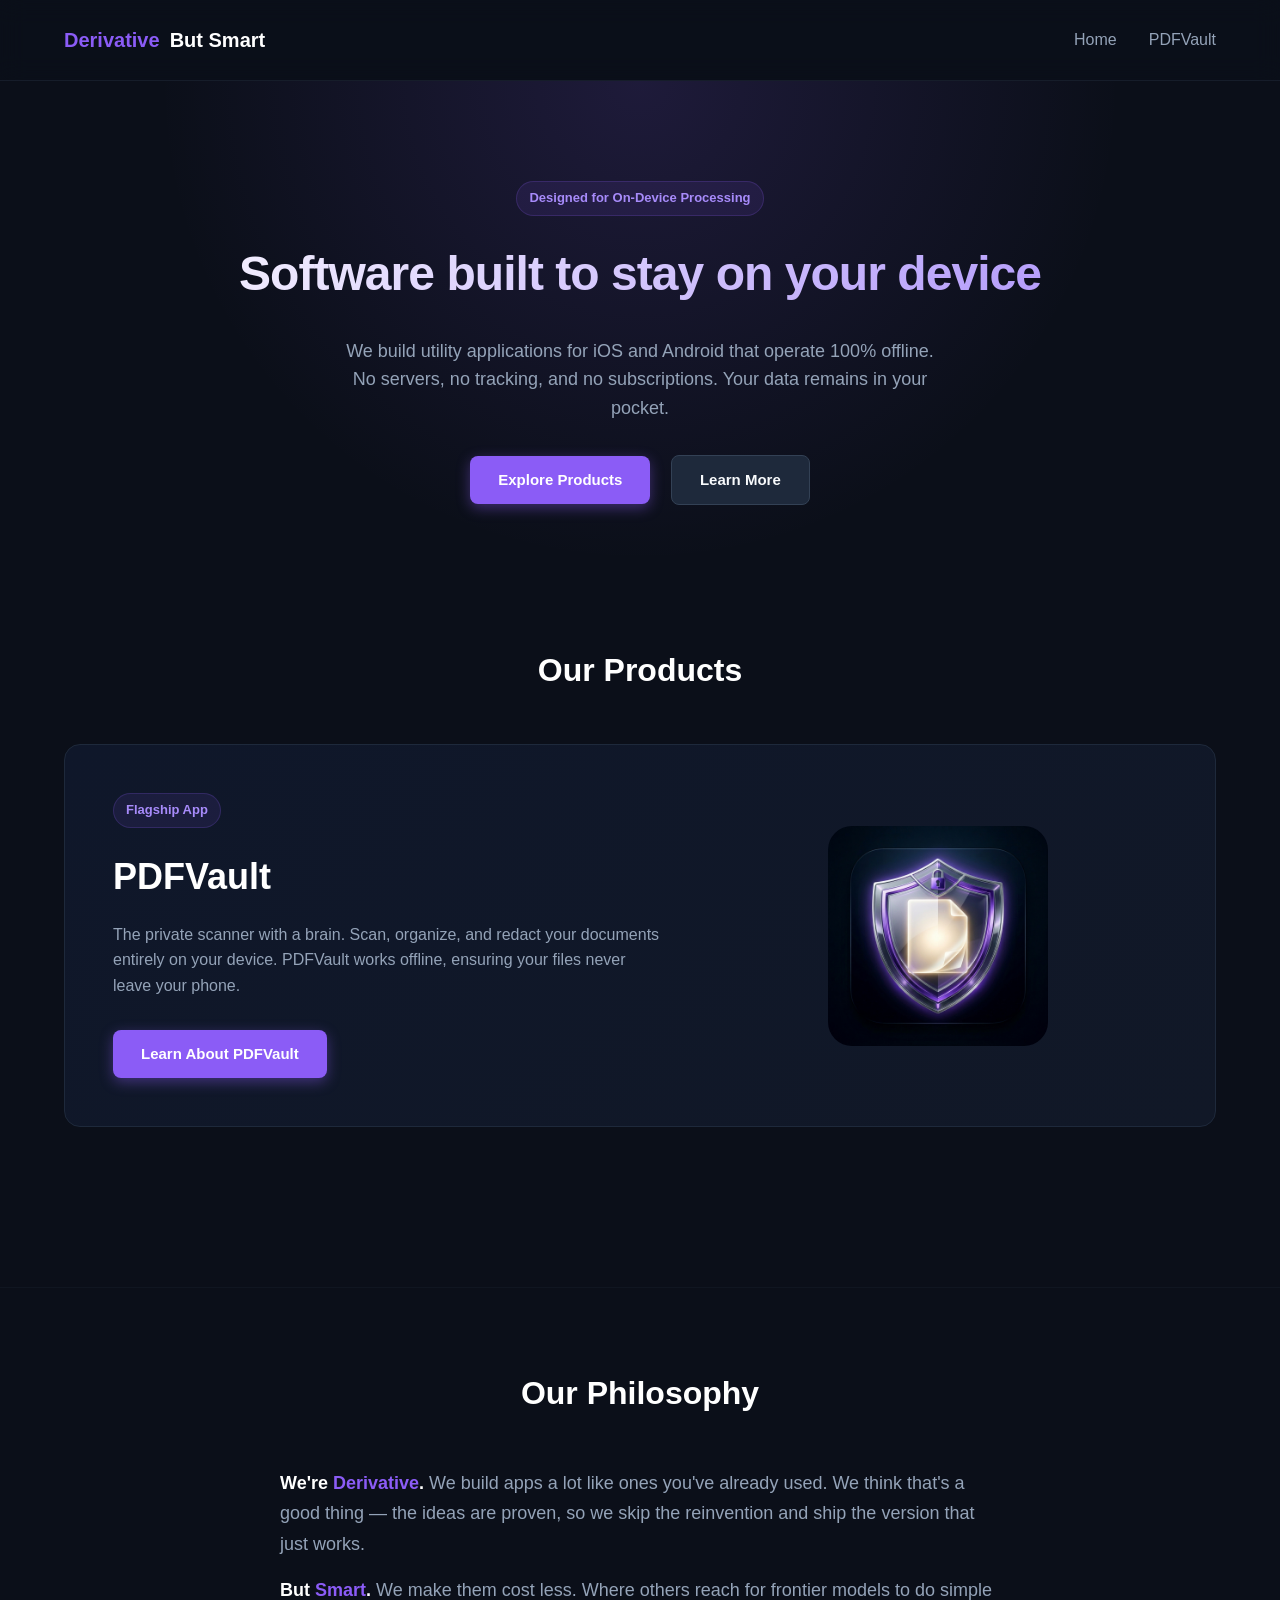
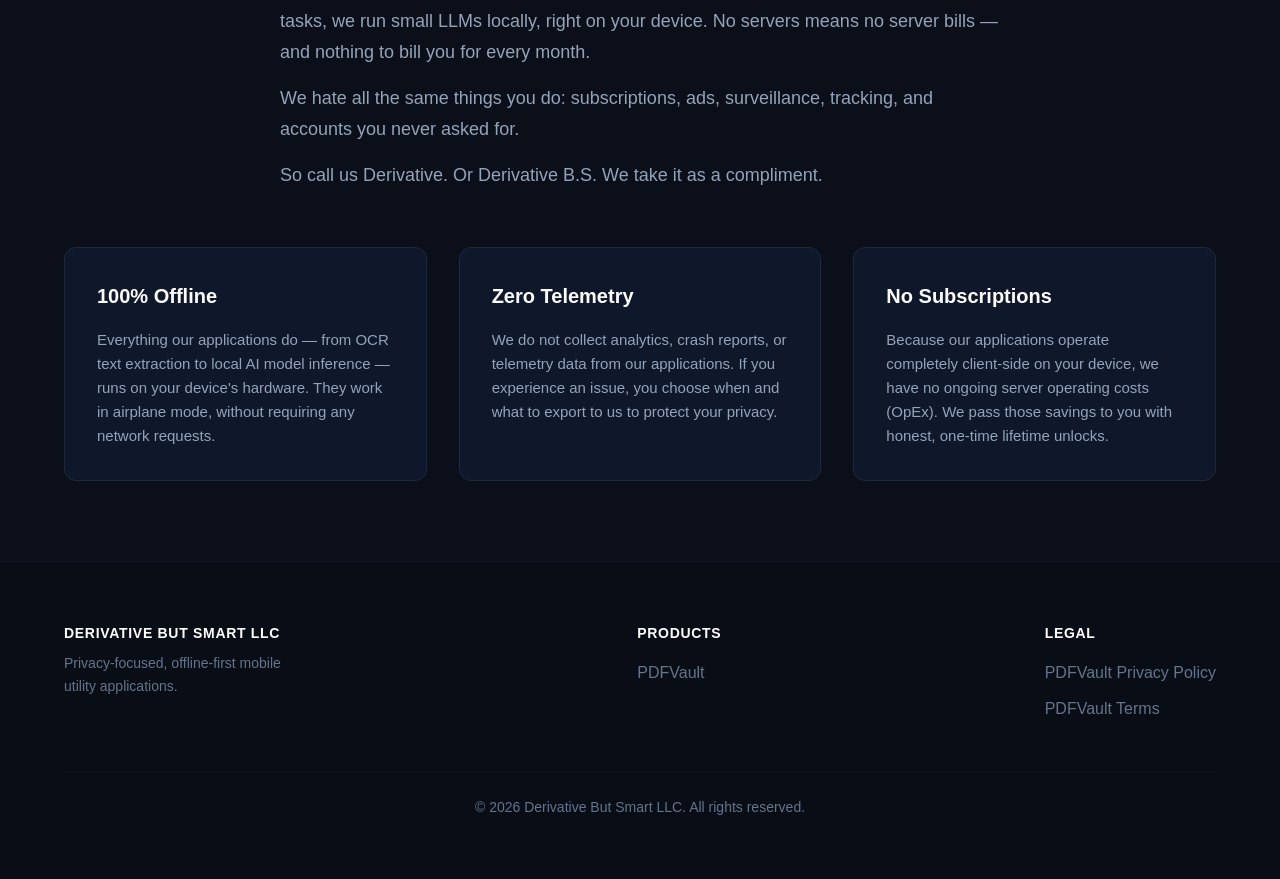
<file: index.html>
<!DOCTYPE html>
<html lang="en">
<head>
    <meta charset="UTF-8">
    <meta name="viewport" content="width=device-width, initial-scale=1.0">
    <title>Derivative But Smart LLC | Privacy-First Software</title>
    <meta name="description" content="Derivative But Smart LLC builds utility applications for iOS and Android that operate 100% offline and protect your privacy.">
    <link rel="stylesheet" href="/styles.css">
    <link rel="icon" type="image/png" href="/favicon.png">
</head>
<body>

    <!-- Header Navigation -->
    <header>
        <div class="container nav-container">
            <a href="/" class="logo">
                <span class="logo-accent">Derivative</span> But Smart
            </a>
            <nav>
                <ul>
                    <li><a href="/">Home</a></li>
                    <li><a href="/pdfvault">PDFVault</a></li>
                </ul>
            </nav>
        </div>
    </header>

    <!-- Main Hero -->
    <section class="hero">
        <div class="container">
            <span class="badge">Designed for On-Device Processing</span>
            <h1>Software built to stay on your device</h1>
            <p>We build utility applications for iOS and Android that operate 100% offline. No servers, no tracking, and no subscriptions. Your data remains in your pocket.</p>
            <div>
                <a href="#products" class="btn btn-primary">Explore Products</a>
                <a href="#about" class="btn btn-secondary">Learn More</a>
            </div>
        </div>
    </section>

    <!-- Products Section -->
    <section id="products" class="section">
        <div class="container">
            <h2 class="section-title">Our Products</h2>
            
            <div class="product-hero-card">
                <div class="product-info">
                    <span class="badge">Flagship App</span>
                    <h2>PDFVault</h2>
                    <p>The private scanner with a brain. Scan, organize, and redact your documents entirely on your device. PDFVault works offline, ensuring your files never leave your phone.</p>
                    <a href="/pdfvault" class="btn btn-primary">Learn About PDFVault</a>
                </div>
                <div class="product-mockup">
                    <div class="mockup-shield" style="border: none; background: none;">
                        <img src="/pdfLogo.png" width="220" height="220" alt="PDFVault Shield Logo" style="border-radius: 24px;" />
                    </div>
                </div>
            </div>
        </div>
    </section>

    <!-- Philosophy/About Section -->
    <section id="about" class="section" style="border-top: 1px solid rgba(51, 65, 85, 0.15);">
        <div class="container">
            <h2 class="section-title">Our Philosophy</h2>
            <div style="max-width: 720px; margin: 0 auto 56px; color: #94A3B8; font-size: 18px; line-height: 1.7;">
                <p style="margin-bottom: 16px;"><strong style="color: #FFFFFF;">We're <span style="color: #8B5CF6;">Derivative</span>.</strong> We build apps a lot like ones you've already used. We think that's a good thing — the ideas are proven, so we skip the reinvention and ship the version that just works.</p>
                <p style="margin-bottom: 16px;"><strong style="color: #FFFFFF;">But <span style="color: #8B5CF6;">Smart</span>.</strong> We make them cost less. Where others reach for frontier models to do simple tasks, we run small LLMs locally, right on your device. No servers means no server bills — and nothing to bill you for every month.</p>
                <p style="margin-bottom: 16px;">We hate all the same things you do: subscriptions, ads, surveillance, tracking, and accounts you never asked for.</p>
                <p style="margin-bottom: 0;">So call us Derivative. Or Derivative B.S. We take it as a compliment.</p>
            </div>
            <div class="grid">
                <div class="card">
                    <h3>100% Offline</h3>
                    <p>Everything our applications do — from OCR text extraction to local AI model inference — runs on your device's hardware. They work in airplane mode, without requiring any network requests.</p>
                </div>
                <div class="card">
                    <h3>Zero Telemetry</h3>
                    <p>We do not collect analytics, crash reports, or telemetry data from our applications. If you experience an issue, you choose when and what to export to us to protect your privacy.</p>
                </div>
                <div class="card">
                    <h3>No Subscriptions</h3>
                    <p>Because our applications operate completely client-side on your device, we have no ongoing server operating costs (OpEx). We pass those savings to you with honest, one-time lifetime unlocks.</p>
                </div>
            </div>
        </div>
    </section>

    <!-- Footer -->
    <footer>
        <div class="container">
            <div class="footer-grid">
                <div class="footer-col">
                    <h4 style="margin-bottom: 8px;">Derivative But Smart LLC</h4>
                    <p style="color: #64748B; font-size: 14px; max-width: 250px;">Privacy-focused, offline-first mobile utility applications.</p>
                </div>
                <div class="footer-col">
                    <h4>Products</h4>
                    <ul>
                        <li><a href="/pdfvault">PDFVault</a></li>
                    </ul>
                </div>
                <div class="footer-col">
                    <h4>Legal</h4>
                    <ul>
                        <li><a href="/pdfvault/privacypolicy">PDFVault Privacy Policy</a></li>
                        <li><a href="/pdfvault/tos">PDFVault Terms</a></li>
                    </ul>
                </div>
            </div>
            <div class="footer-bottom">
                <p>&copy; 2026 Derivative But Smart LLC. All rights reserved.</p>
            </div>
        </div>
    </footer>

</body>
</html>
</file>
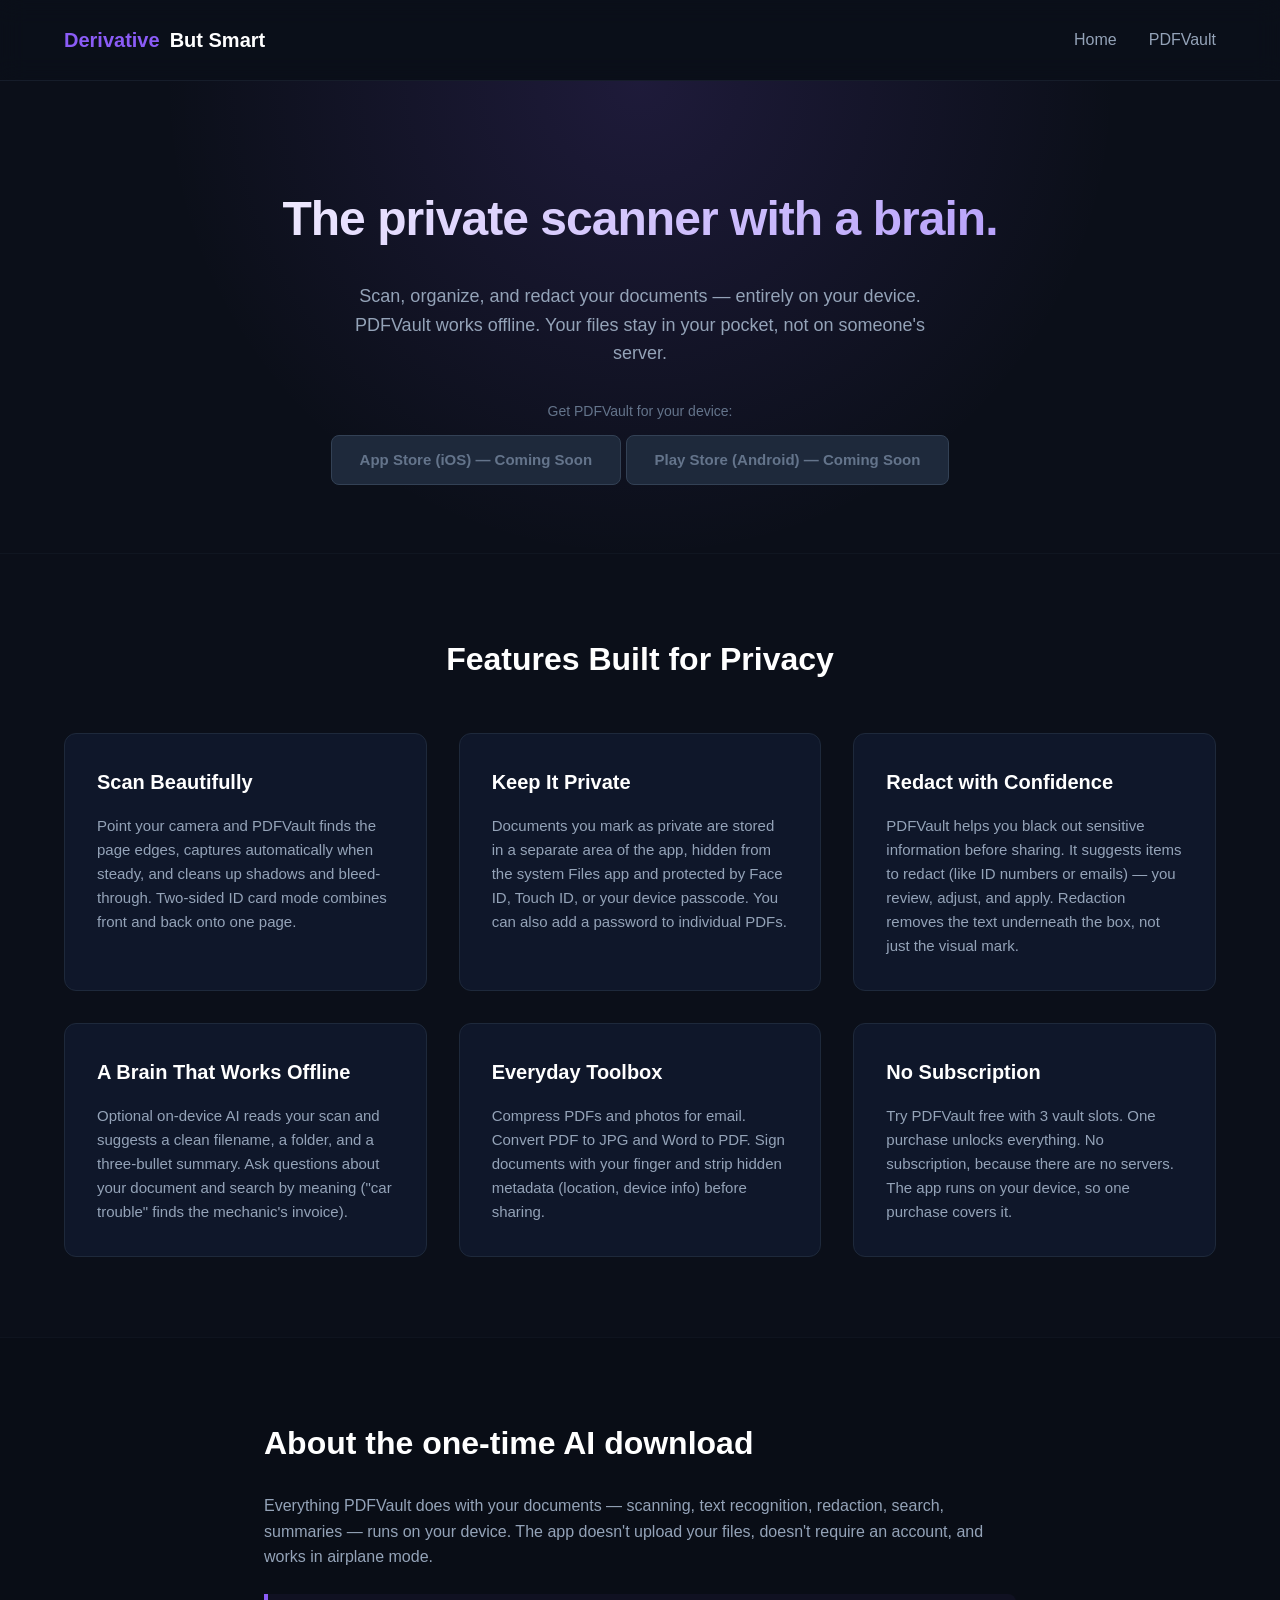
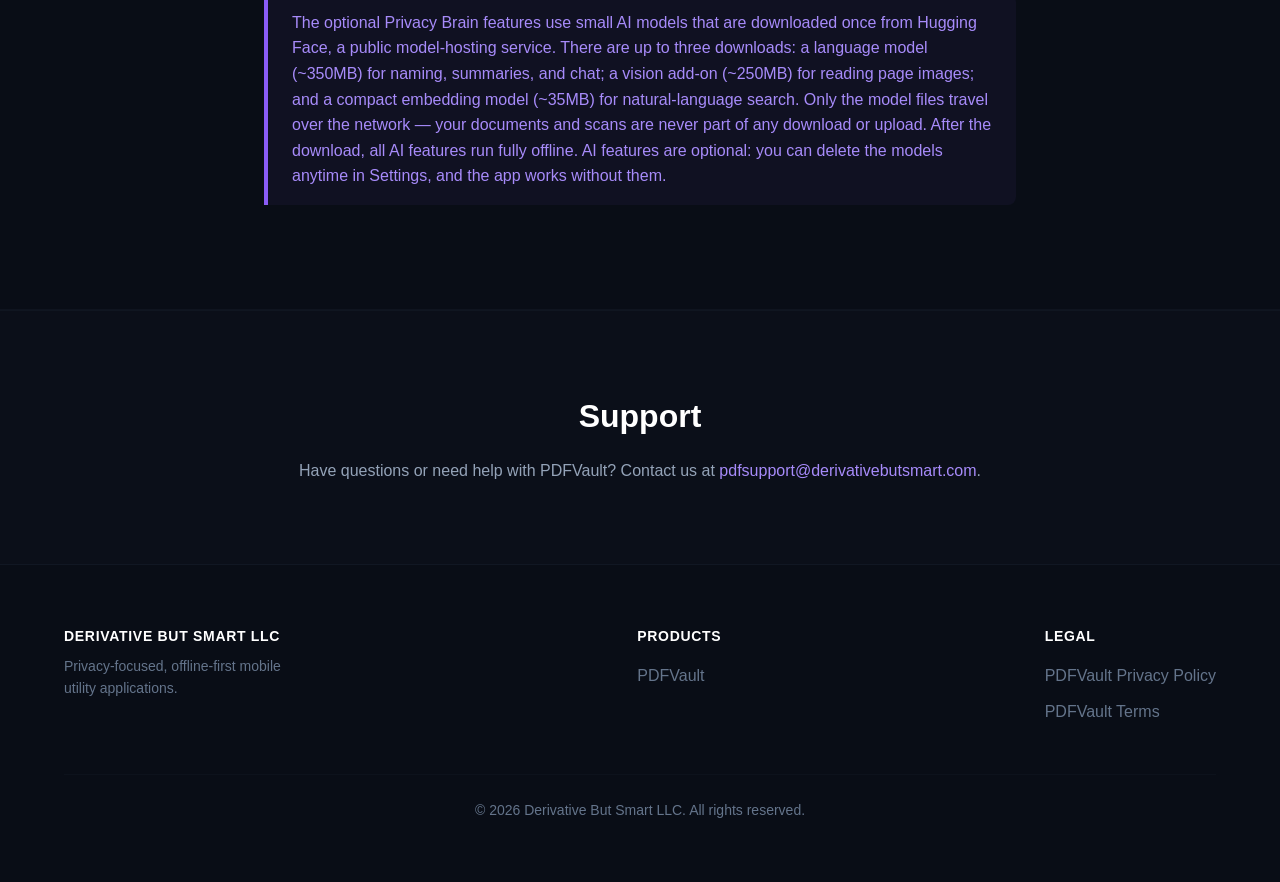
<file: pdfvault/index.html>
<!DOCTYPE html>
<html lang="en">
<head>
    <meta charset="UTF-8">
    <meta name="viewport" content="width=device-width, initial-scale=1.0">
    <title>PDFVault — The Private Mobile Scanner | Derivative But Smart LLC</title>
    <meta name="description" content="PDFVault is an offline document scanner with FaceID protection, automated redaction, and local AI summaries that runs entirely on your device.">
    <link rel="stylesheet" href="/styles.css">
    <link rel="icon" type="image/png" href="/pdfLogo.png">
</head>
<body>

    <!-- Header Navigation -->
    <header>
        <div class="container nav-container">
            <a href="/" class="logo">
                <span class="logo-accent">Derivative</span> But Smart
            </a>
            <nav>
                <ul>
                    <li><a href="/">Home</a></li>
                    <li><a href="/pdfvault">PDFVault</a></li>
                </ul>
            </nav>
        </div>
    </header>

    <!-- Main Hero -->
    <section class="hero">
        <div class="container">
            <h1>The private scanner with a brain.</h1>
            <p>Scan, organize, and redact your documents — entirely on your device. PDFVault works offline. Your files stay in your pocket, not on someone's server.</p>
            <div style="margin-top: 24px;">
                <span style="color: #64748B; font-size: 14px; display: block; margin-bottom: 12px;">Get PDFVault for your device:</span>
                <span class="btn btn-disabled" style="margin-bottom: 8px;" aria-disabled="true">App Store (iOS) — Coming Soon</span>
                <span class="btn btn-disabled" style="margin-bottom: 8px;" aria-disabled="true">Play Store (Android) — Coming Soon</span>
            </div>
        </div>
    </section>

    <!-- Product Features -->
    <section class="section" style="border-top: 1px solid rgba(51, 65, 85, 0.15);">
        <div class="container">
            <h2 class="section-title">Features Built for Privacy</h2>
            <div class="grid">
                <div class="card">
                    <h3>Scan Beautifully</h3>
                    <p>Point your camera and PDFVault finds the page edges, captures automatically when steady, and cleans up shadows and bleed-through. Two-sided ID card mode combines front and back onto one page.</p>
                </div>
                <div class="card">
                    <h3>Keep It Private</h3>
                    <p>Documents you mark as private are stored in a separate area of the app, hidden from the system Files app and protected by Face ID, Touch ID, or your device passcode. You can also add a password to individual PDFs.</p>
                </div>
                <div class="card">
                    <h3>Redact with Confidence</h3>
                    <p>PDFVault helps you black out sensitive information before sharing. It suggests items to redact (like ID numbers or emails) — you review, adjust, and apply. Redaction removes the text underneath the box, not just the visual mark.</p>
                </div>
                <div class="card">
                    <h3>A Brain That Works Offline</h3>
                    <p>Optional on-device AI reads your scan and suggests a clean filename, a folder, and a three-bullet summary. Ask questions about your document and search by meaning ("car trouble" finds the mechanic's invoice).</p>
                </div>
                <div class="card">
                    <h3>Everyday Toolbox</h3>
                    <p>Compress PDFs and photos for email. Convert PDF to JPG and Word to PDF. Sign documents with your finger and strip hidden metadata (location, device info) before sharing.</p>
                </div>
                <div class="card">
                    <h3>No Subscription</h3>
                    <p>Try PDFVault free with 3 vault slots. One purchase unlocks everything. No subscription, because there are no servers. The app runs on your device, so one purchase covers it.</p>
                </div>
            </div>
        </div>
    </section>

    <!-- Proactive Disclosure Section -->
    <section class="section" style="background: #090D16; border-top: 1px solid rgba(51, 65, 85, 0.15); border-bottom: 1px solid rgba(51, 65, 85, 0.15);">
        <div class="container" style="max-width: 800px;">
            <h2 class="section-title" style="margin-bottom: 24px; text-align: left;">About the one-time AI download</h2>
            <p style="color: #94A3B8; margin-bottom: 16px;">Everything PDFVault does with your documents — scanning, text recognition, redaction, search, summaries — runs on your device. The app doesn't upload your files, doesn't require an account, and works in airplane mode.</p>
            <div class="legal-blockquote">
                <p>The optional Privacy Brain features use small AI models that are downloaded once from Hugging Face, a public model-hosting service. There are up to three downloads: a language model (~350MB) for naming, summaries, and chat; a vision add-on (~250MB) for reading page images; and a compact embedding model (~35MB) for natural-language search. Only the model files travel over the network — your documents and scans are never part of any download or upload. After the download, all AI features run fully offline. AI features are optional: you can delete the models anytime in Settings, and the app works without them.</p>
            </div>
        </div>
    </section>

    <!-- Support Section -->
    <section class="section" style="border-top: 1px solid rgba(51, 65, 85, 0.15);">
        <div class="container" style="max-width: 800px; text-align: center;">
            <h2 class="section-title" style="margin-bottom: 16px;">Support</h2>
            <p style="color: #94A3B8; font-size: 16px;">Have questions or need help with PDFVault? Contact us at <a href="mailto:pdfsupport@derivativebutsmart.com">pdfsupport@derivativebutsmart.com</a>.</p>
        </div>
    </section>

    <!-- Footer -->
    <footer>
        <div class="container">
            <div class="footer-grid">
                <div class="footer-col">
                    <h4 style="margin-bottom: 8px;">Derivative But Smart LLC</h4>
                    <p style="color: #64748B; font-size: 14px; max-width: 250px;">Privacy-focused, offline-first mobile utility applications.</p>
                </div>
                <div class="footer-col">
                    <h4>Products</h4>
                    <ul>
                        <li><a href="/pdfvault">PDFVault</a></li>
                    </ul>
                </div>
                <div class="footer-col">
                    <h4>Legal</h4>
                    <ul>
                        <li><a href="/pdfvault/privacypolicy">PDFVault Privacy Policy</a></li>
                        <li><a href="/pdfvault/tos">PDFVault Terms</a></li>
                    </ul>
                </div>
            </div>
            <div class="footer-bottom">
                <p>&copy; 2026 Derivative But Smart LLC. All rights reserved.</p>
            </div>
        </div>
    </footer>

</body>
</html>
</file>
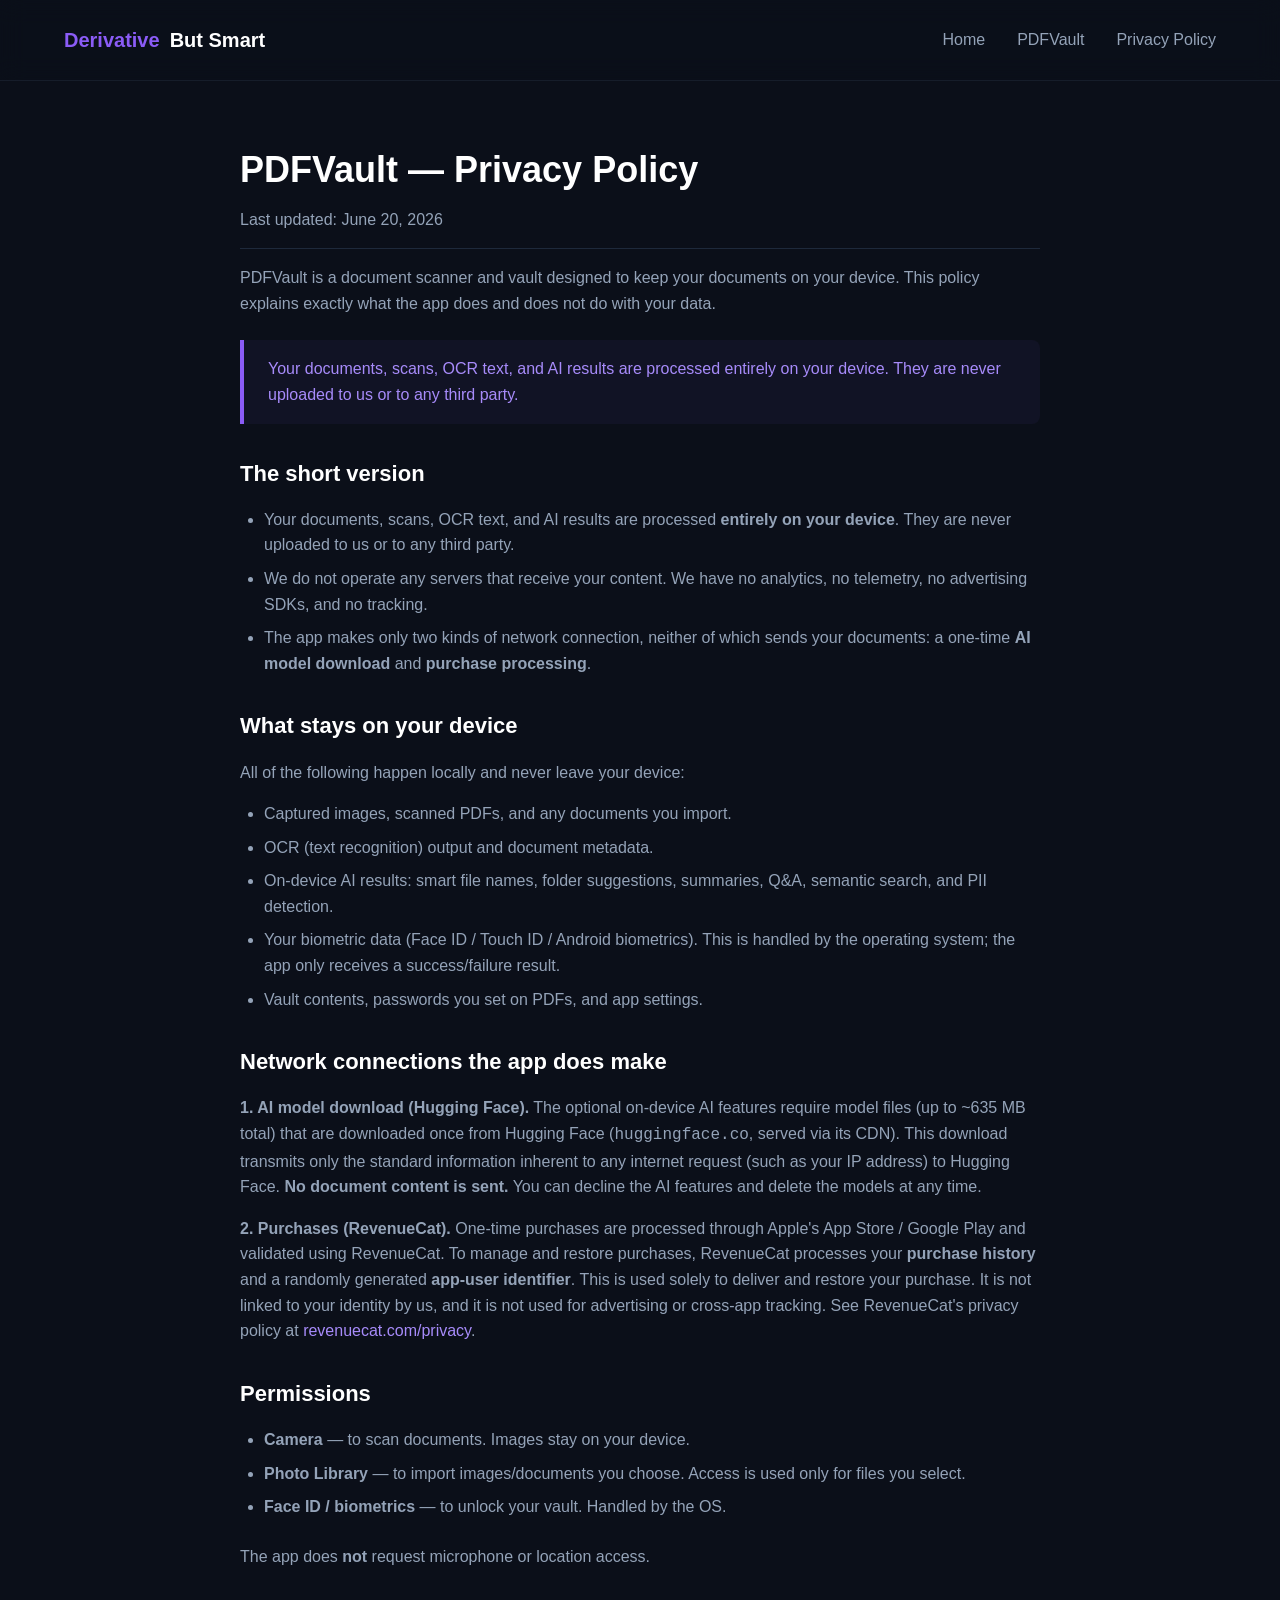
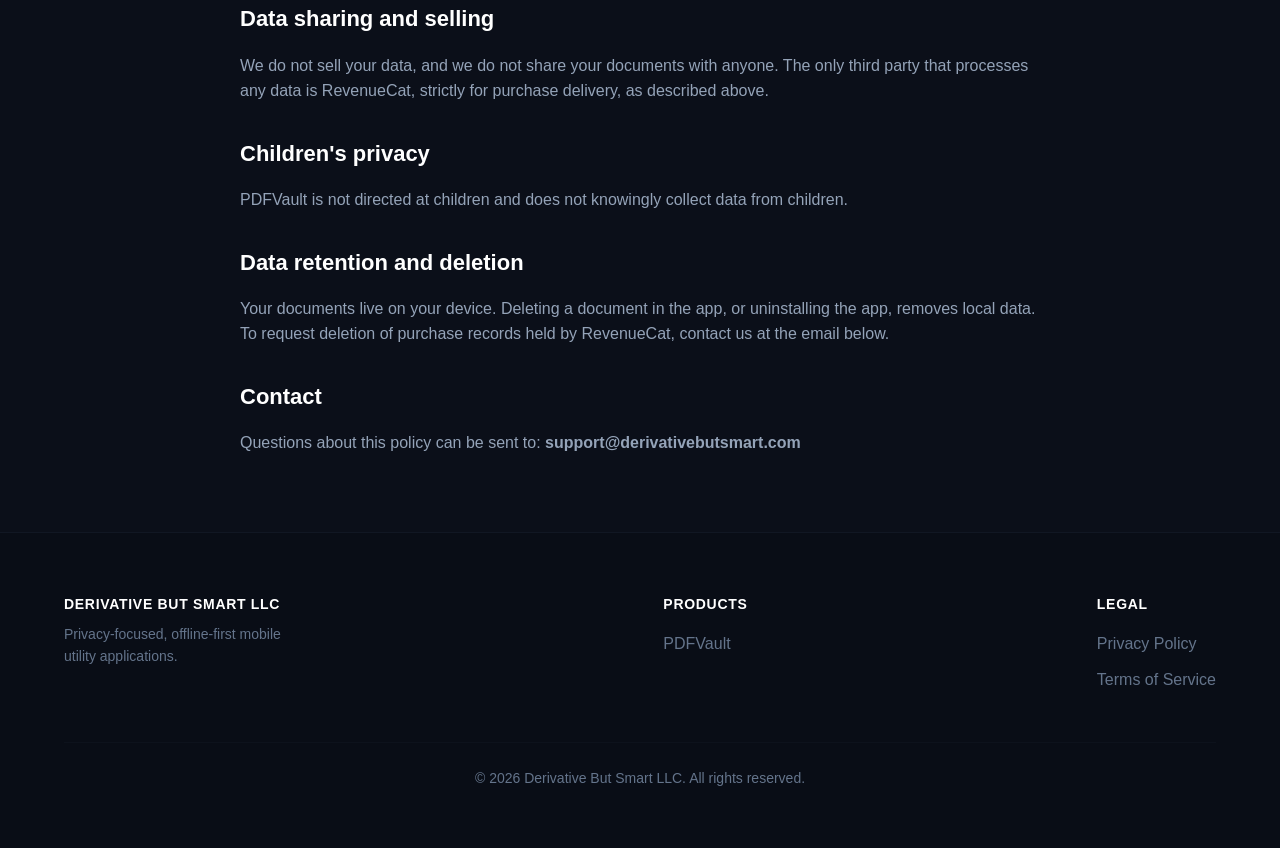
<file: privacypolicy/index.html>
<!DOCTYPE html>
<html lang="en">
<head>
    <meta charset="UTF-8">
    <meta name="viewport" content="width=device-width, initial-scale=1.0">
    <title>Privacy Policy | PDFVault & Derivative But Smart LLC</title>
    <meta name="description" content="Official privacy policy for PDFVault and Derivative But Smart LLC. Learn about our commitment to 100% offline, on-device document processing.">
    <link rel="stylesheet" href="../styles.css">
    <link rel="icon" type="image/png" href="/logoV1.png">
</head>
<body>

    <!-- Header Navigation -->
    <header>
        <div class="container nav-container">
            <a href="/" class="logo">
                <span class="logo-accent">Derivative</span> But Smart
            </a>
            <nav>
                <ul>
                    <li><a href="/">Home</a></li>
                    <li><a href="/pdfvault">PDFVault</a></li>
                    <li><a href="/privacypolicy">Privacy Policy</a></li>
                </ul>
            </nav>
        </div>
    </header>

    <!-- Main Content Container -->
    <main class="container">
        <article class="legal-content">
            <h1>PDFVault — Privacy Policy</h1>
            <p class="legal-meta">Last updated: June 20, 2026</p>

            <p>PDFVault is a document scanner and vault designed to keep your documents on your device. This policy explains exactly what the app does and does not do with your data.</p>

            <div class="legal-blockquote">
                <p>Your documents, scans, OCR text, and AI results are processed entirely on your device. They are never uploaded to us or to any third party.</p>
            </div>

            <h2>The short version</h2>
            <ul>
                <li>Your documents, scans, OCR text, and AI results are processed <strong>entirely on your device</strong>. They are never uploaded to us or to any third party.</li>
                <li>We do not operate any servers that receive your content. We have no analytics, no telemetry, no advertising SDKs, and no tracking.</li>
                <li>The app makes only two kinds of network connection, neither of which sends your documents: a one-time <strong>AI model download</strong> and <strong>purchase processing</strong>.</li>
            </ul>

            <h2>What stays on your device</h2>
            <p>All of the following happen locally and never leave your device:</p>
            <ul>
                <li>Captured images, scanned PDFs, and any documents you import.</li>
                <li>OCR (text recognition) output and document metadata.</li>
                <li>On-device AI results: smart file names, folder suggestions, summaries, Q&A, semantic search, and PII detection.</li>
                <li>Your biometric data (Face ID / Touch ID / Android biometrics). This is handled by the operating system; the app only receives a success/failure result.</li>
                <li>Vault contents, passwords you set on PDFs, and app settings.</li>
            </ul>

            <h2>Network connections the app does make</h2>
            <p><strong>1. AI model download (Hugging Face).</strong> The optional on-device AI features require model files (up to ~635 MB total) that are downloaded once from Hugging Face (<code>huggingface.co</code>, served via its CDN). This download transmits only the standard information inherent to any internet request (such as your IP address) to Hugging Face. <strong>No document content is sent.</strong> You can decline the AI features and delete the models at any time.</p>
            
            <p><strong>2. Purchases (RevenueCat).</strong> One-time purchases are processed through Apple's App Store / Google Play and validated using RevenueCat. To manage and restore purchases, RevenueCat processes your <strong>purchase history</strong> and a randomly generated <strong>app-user identifier</strong>. This is used solely to deliver and restore your purchase. It is not linked to your identity by us, and it is not used for advertising or cross-app tracking. See RevenueCat's privacy policy at <a href="https://www.revenuecat.com/privacy" target="_blank" rel="noopener noreferrer">revenuecat.com/privacy</a>.</p>

            <h2>Permissions</h2>
            <ul>
                <li><strong>Camera</strong> — to scan documents. Images stay on your device.</li>
                <li><strong>Photo Library</strong> — to import images/documents you choose. Access is used only for files you select.</li>
                <li><strong>Face ID / biometrics</strong> — to unlock your vault. Handled by the OS.</li>
            </ul>
            <p>The app does <strong>not</strong> request microphone or location access.</p>

            <h2>Data sharing and selling</h2>
            <p>We do not sell your data, and we do not share your documents with anyone. The only third party that processes any data is RevenueCat, strictly for purchase delivery, as described above.</p>

            <h2>Children's privacy</h2>
            <p>PDFVault is not directed at children and does not knowingly collect data from children.</p>

            <h2>Data retention and deletion</h2>
            <p>Your documents live on your device. Deleting a document in the app, or uninstalling the app, removes local data. To request deletion of purchase records held by RevenueCat, contact us at the email below.</p>

            <h2>Contact</h2>
            <p>Questions about this policy can be sent to: <strong>support@derivativebutsmart.com</strong></p>
        </article>
    </main>

    <!-- Footer -->
    <footer>
        <div class="container">
            <div class="footer-grid">
                <div class="footer-col">
                    <h4 style="margin-bottom: 8px;">Derivative But Smart LLC</h4>
                    <p style="color: #64748B; font-size: 14px; max-width: 250px;">Privacy-focused, offline-first mobile utility applications.</p>
                </div>
                <div class="footer-col">
                    <h4>Products</h4>
                    <ul>
                        <li><a href="/pdfvault">PDFVault</a></li>
                    </ul>
                </div>
                <div class="footer-col">
                    <h4>Legal</h4>
                    <ul>
                        <li><a href="/privacypolicy">Privacy Policy</a></li>
                        <li><a href="/tos">Terms of Service</a></li>
                    </ul>
                </div>
            </div>
            <div class="footer-bottom">
                <p>&copy; 2026 Derivative But Smart LLC. All rights reserved.</p>
            </div>
        </div>
    </footer>

</body>
</html>
</file>
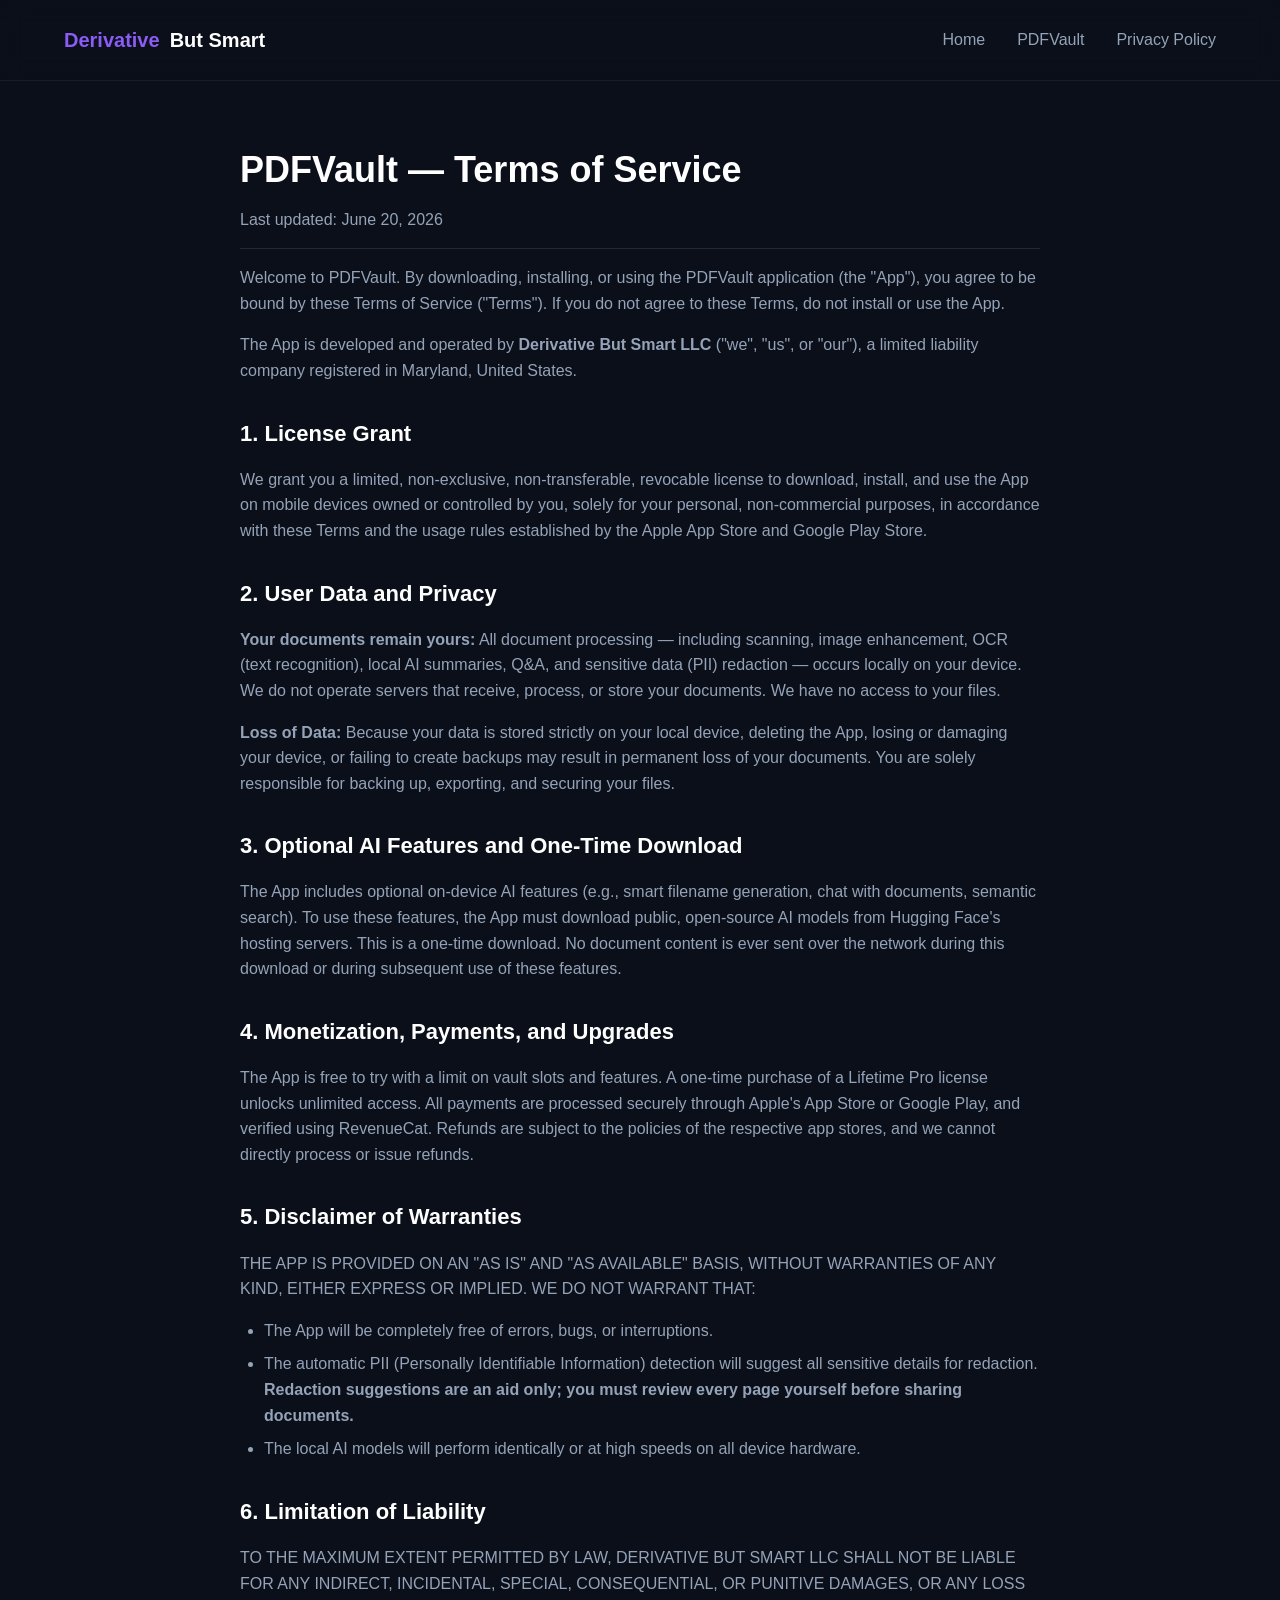
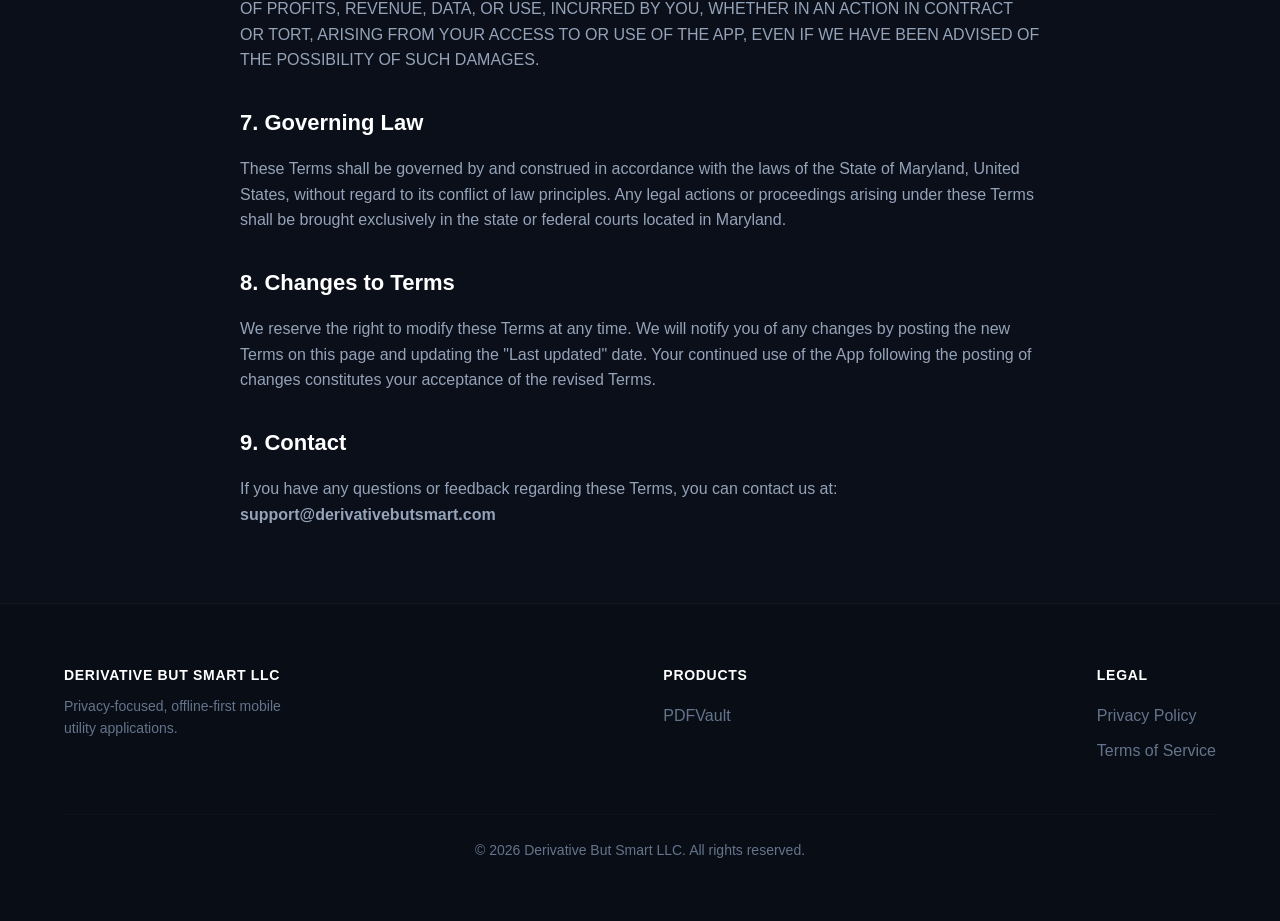
<file: tos/index.html>
<!DOCTYPE html>
<html lang="en">
<head>
    <meta charset="UTF-8">
    <meta name="viewport" content="width=device-width, initial-scale=1.0">
    <title>Terms of Service | PDFVault & Derivative But Smart LLC</title>
    <meta name="description" content="Official Terms of Service for PDFVault and Derivative But Smart LLC. Learn about licensing, user responsibilities, and offline data terms.">
    <link rel="stylesheet" href="../styles.css">
    <link rel="icon" type="image/png" href="/logoV1.png">
</head>
<body>

    <!-- Header Navigation -->
    <header>
        <div class="container nav-container">
            <a href="/" class="logo">
                <span class="logo-accent">Derivative</span> But Smart
            </a>
            <nav>
                <ul>
                    <li><a href="/">Home</a></li>
                    <li><a href="/pdfvault">PDFVault</a></li>
                    <li><a href="/privacypolicy">Privacy Policy</a></li>
                </ul>
            </nav>
        </div>
    </header>

    <!-- Main Content Container -->
    <main class="container">
        <article class="legal-content">
            <h1>PDFVault — Terms of Service</h1>
            <p class="legal-meta">Last updated: June 20, 2026</p>

            <p>Welcome to PDFVault. By downloading, installing, or using the PDFVault application (the "App"), you agree to be bound by these Terms of Service ("Terms"). If you do not agree to these Terms, do not install or use the App.</p>

            <p>The App is developed and operated by <strong>Derivative But Smart LLC</strong> ("we", "us", or "our"), a limited liability company registered in Maryland, United States.</p>

            <h2>1. License Grant</h2>
            <p>We grant you a limited, non-exclusive, non-transferable, revocable license to download, install, and use the App on mobile devices owned or controlled by you, solely for your personal, non-commercial purposes, in accordance with these Terms and the usage rules established by the Apple App Store and Google Play Store.</p>

            <h2>2. User Data and Privacy</h2>
            <p><strong>Your documents remain yours:</strong> All document processing — including scanning, image enhancement, OCR (text recognition), local AI summaries, Q&A, and sensitive data (PII) redaction — occurs locally on your device. We do not operate servers that receive, process, or store your documents. We have no access to your files.</p>
            <p><strong>Loss of Data:</strong> Because your data is stored strictly on your local device, deleting the App, losing or damaging your device, or failing to create backups may result in permanent loss of your documents. You are solely responsible for backing up, exporting, and securing your files.</p>

            <h2>3. Optional AI Features and One-Time Download</h2>
            <p>The App includes optional on-device AI features (e.g., smart filename generation, chat with documents, semantic search). To use these features, the App must download public, open-source AI models from Hugging Face's hosting servers. This is a one-time download. No document content is ever sent over the network during this download or during subsequent use of these features.</p>

            <h2>4. Monetization, Payments, and Upgrades</h2>
            <p>The App is free to try with a limit on vault slots and features. A one-time purchase of a Lifetime Pro license unlocks unlimited access. 
            All payments are processed securely through Apple's App Store or Google Play, and verified using RevenueCat. Refunds are subject to the policies of the respective app stores, and we cannot directly process or issue refunds.</p>

            <h2>5. Disclaimer of Warranties</h2>
            <p>THE APP IS PROVIDED ON AN "AS IS" AND "AS AVAILABLE" BASIS, WITHOUT WARRANTIES OF ANY KIND, EITHER EXPRESS OR IMPLIED. WE DO NOT WARRANT THAT:</p>
            <ul>
                <li>The App will be completely free of errors, bugs, or interruptions.</li>
                <li>The automatic PII (Personally Identifiable Information) detection will suggest all sensitive details for redaction. <strong>Redaction suggestions are an aid only; you must review every page yourself before sharing documents.</strong></li>
                <li>The local AI models will perform identically or at high speeds on all device hardware.</li>
            </ul>

            <h2>6. Limitation of Liability</h2>
            <p>TO THE MAXIMUM EXTENT PERMITTED BY LAW, DERIVATIVE BUT SMART LLC SHALL NOT BE LIABLE FOR ANY INDIRECT, INCIDENTAL, SPECIAL, CONSEQUENTIAL, OR PUNITIVE DAMAGES, OR ANY LOSS OF PROFITS, REVENUE, DATA, OR USE, INCURRED BY YOU, WHETHER IN AN ACTION IN CONTRACT OR TORT, ARISING FROM YOUR ACCESS TO OR USE OF THE APP, EVEN IF WE HAVE BEEN ADVISED OF THE POSSIBILITY OF SUCH DAMAGES.</p>

            <h2>7. Governing Law</h2>
            <p>These Terms shall be governed by and construed in accordance with the laws of the State of Maryland, United States, without regard to its conflict of law principles. Any legal actions or proceedings arising under these Terms shall be brought exclusively in the state or federal courts located in Maryland.</p>

            <h2>8. Changes to Terms</h2>
            <p>We reserve the right to modify these Terms at any time. We will notify you of any changes by posting the new Terms on this page and updating the "Last updated" date. Your continued use of the App following the posting of changes constitutes your acceptance of the revised Terms.</p>

            <h2>9. Contact</h2>
            <p>If you have any questions or feedback regarding these Terms, you can contact us at: <strong>support@derivativebutsmart.com</strong></p>
        </article>
    </main>

    <!-- Footer -->
    <footer>
        <div class="container">
            <div class="footer-grid">
                <div class="footer-col">
                    <h4 style="margin-bottom: 8px;">Derivative But Smart LLC</h4>
                    <p style="color: #64748B; font-size: 14px; max-width: 250px;">Privacy-focused, offline-first mobile utility applications.</p>
                </div>
                <div class="footer-col">
                    <h4>Products</h4>
                    <ul>
                        <li><a href="/pdfvault">PDFVault</a></li>
                    </ul>
                </div>
                <div class="footer-col">
                    <h4>Legal</h4>
                    <ul>
                        <li><a href="/privacypolicy">Privacy Policy</a></li>
                        <li><a href="/tos">Terms of Service</a></li>
                    </ul>
                </div>
            </div>
            <div class="footer-bottom">
                <p>&copy; 2026 Derivative But Smart LLC. All rights reserved.</p>
            </div>
        </div>
    </footer>

</body>
</html>
</file>
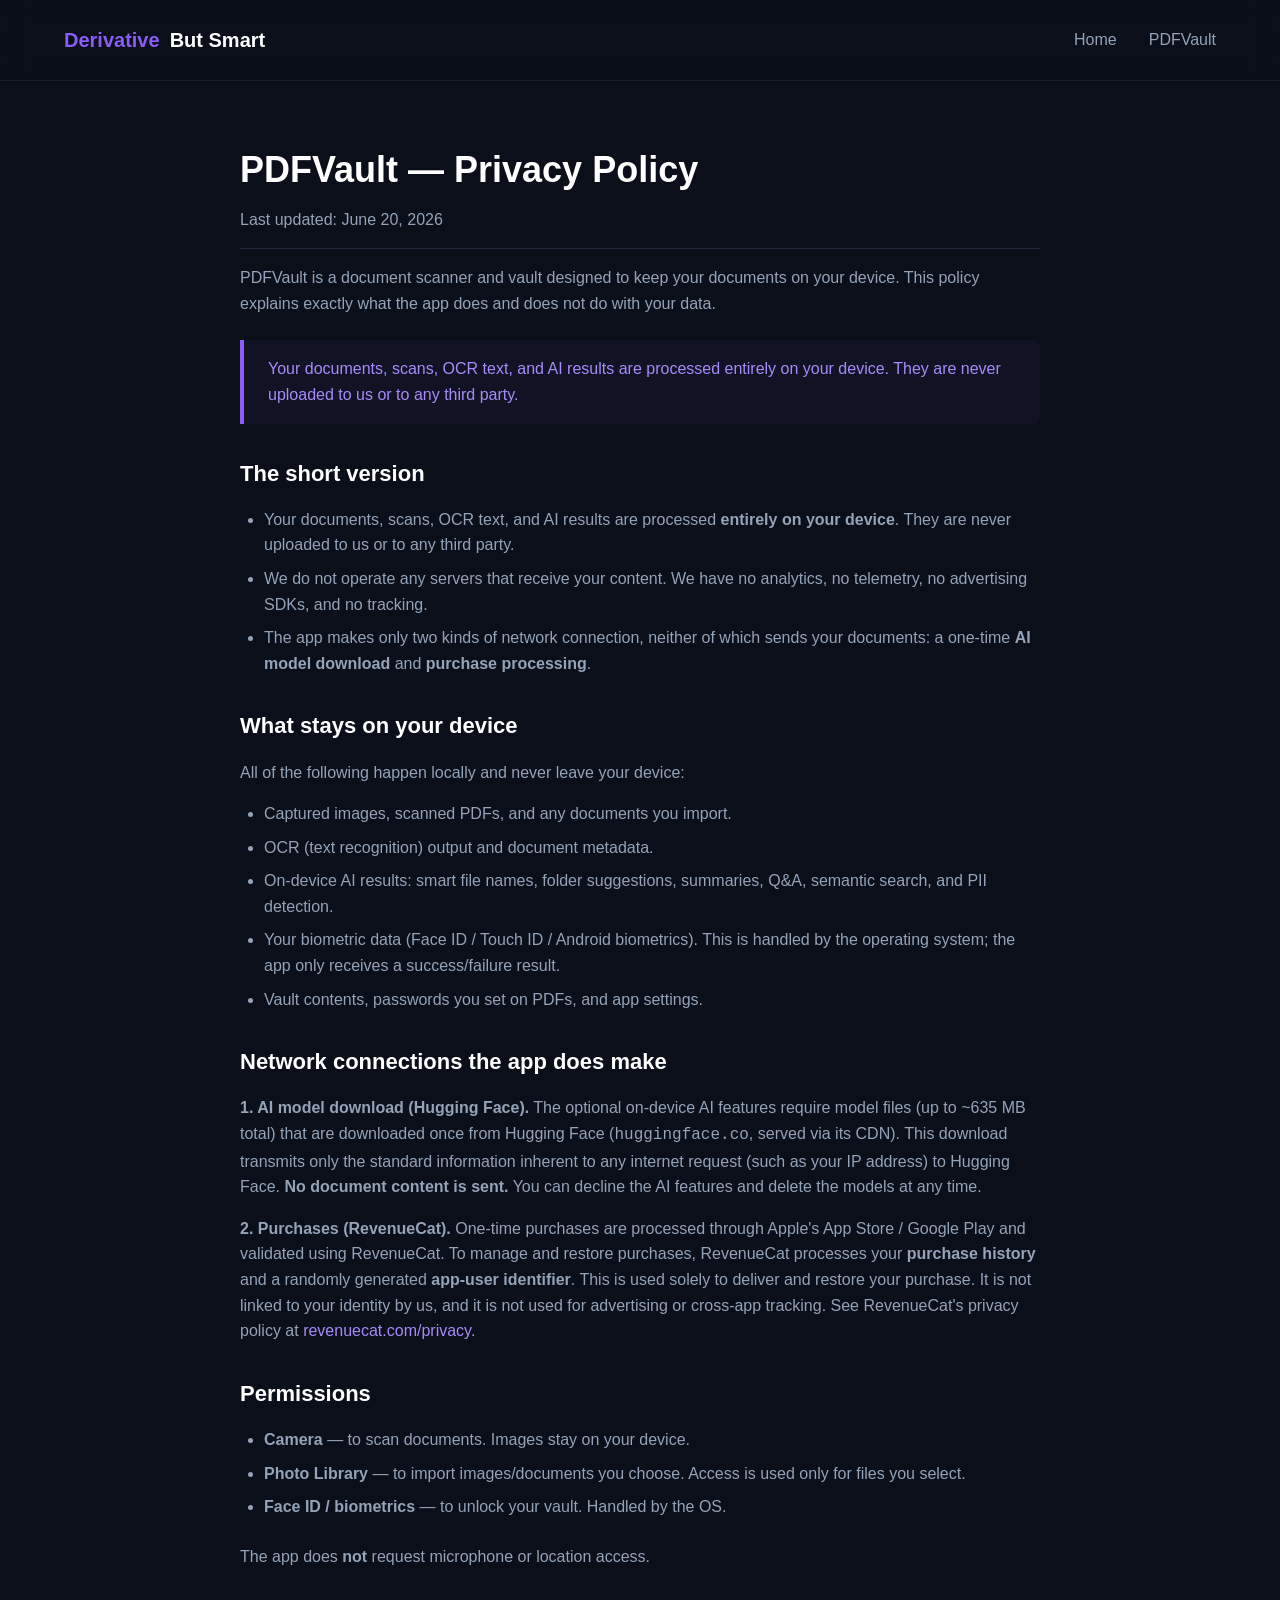
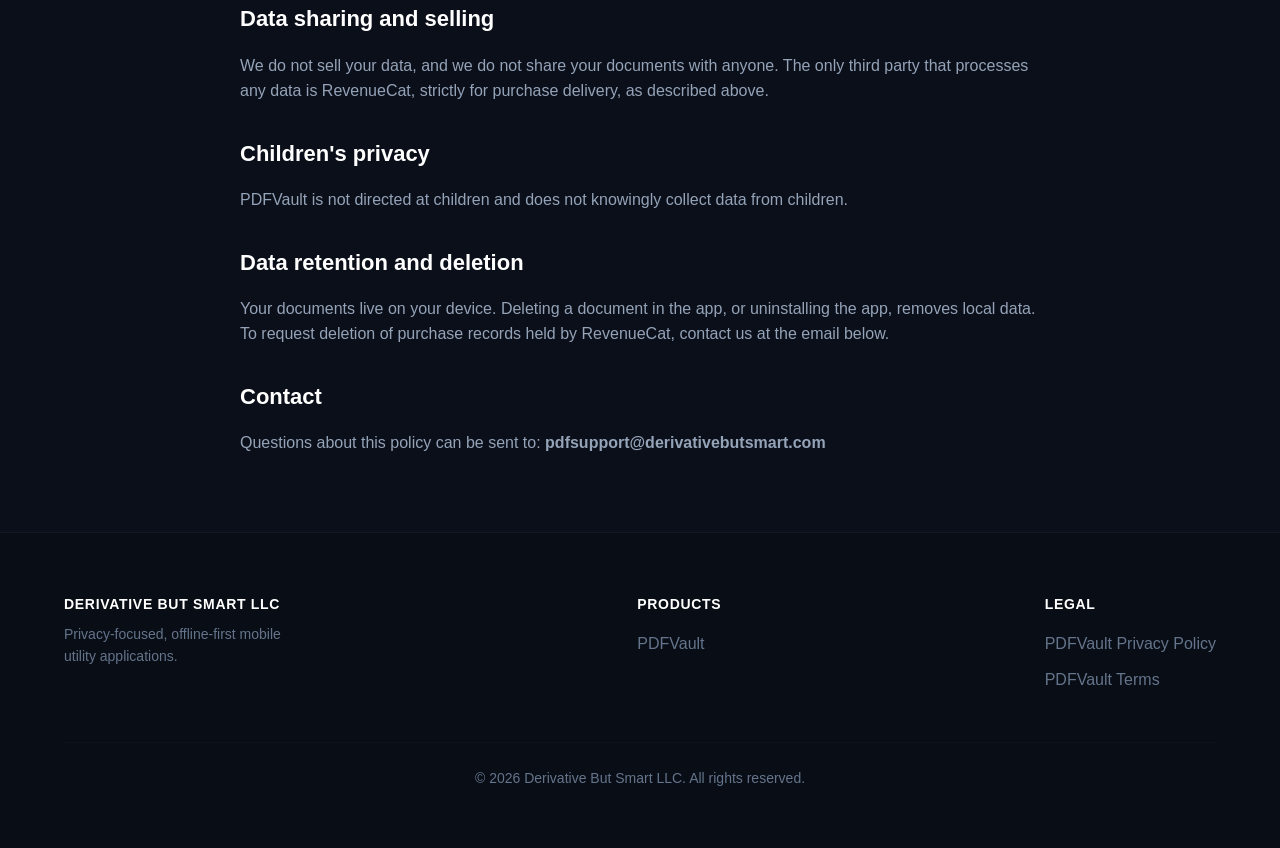
<file: pdfvault/privacypolicy/index.html>
<!DOCTYPE html>
<html lang="en">
<head>
    <meta charset="UTF-8">
    <meta name="viewport" content="width=device-width, initial-scale=1.0">
    <title>Privacy Policy | PDFVault & Derivative But Smart LLC</title>
    <meta name="description" content="Official privacy policy for PDFVault and Derivative But Smart LLC. Learn about our commitment to 100% offline, on-device document processing.">
    <link rel="stylesheet" href="/styles.css">
    <link rel="icon" type="image/png" href="/pdfLogo.png">
</head>
<body>

    <!-- Header Navigation -->
    <header>
        <div class="container nav-container">
            <a href="/" class="logo">
                <span class="logo-accent">Derivative</span> But Smart
            </a>
            <nav>
                <ul>
                    <li><a href="/">Home</a></li>
                    <li><a href="/pdfvault">PDFVault</a></li>
                </ul>
            </nav>
        </div>
    </header>

    <!-- Main Content Container -->
    <main class="container">
        <article class="legal-content">
            <h1>PDFVault — Privacy Policy</h1>
            <p class="legal-meta">Last updated: June 20, 2026</p>

            <p>PDFVault is a document scanner and vault designed to keep your documents on your device. This policy explains exactly what the app does and does not do with your data.</p>

            <div class="legal-blockquote">
                <p>Your documents, scans, OCR text, and AI results are processed entirely on your device. They are never uploaded to us or to any third party.</p>
            </div>

            <h2>The short version</h2>
            <ul>
                <li>Your documents, scans, OCR text, and AI results are processed <strong>entirely on your device</strong>. They are never uploaded to us or to any third party.</li>
                <li>We do not operate any servers that receive your content. We have no analytics, no telemetry, no advertising SDKs, and no tracking.</li>
                <li>The app makes only two kinds of network connection, neither of which sends your documents: a one-time <strong>AI model download</strong> and <strong>purchase processing</strong>.</li>
            </ul>

            <h2>What stays on your device</h2>
            <p>All of the following happen locally and never leave your device:</p>
            <ul>
                <li>Captured images, scanned PDFs, and any documents you import.</li>
                <li>OCR (text recognition) output and document metadata.</li>
                <li>On-device AI results: smart file names, folder suggestions, summaries, Q&A, semantic search, and PII detection.</li>
                <li>Your biometric data (Face ID / Touch ID / Android biometrics). This is handled by the operating system; the app only receives a success/failure result.</li>
                <li>Vault contents, passwords you set on PDFs, and app settings.</li>
            </ul>

            <h2>Network connections the app does make</h2>
            <p><strong>1. AI model download (Hugging Face).</strong> The optional on-device AI features require model files (up to ~635 MB total) that are downloaded once from Hugging Face (<code>huggingface.co</code>, served via its CDN). This download transmits only the standard information inherent to any internet request (such as your IP address) to Hugging Face. <strong>No document content is sent.</strong> You can decline the AI features and delete the models at any time.</p>
            
            <p><strong>2. Purchases (RevenueCat).</strong> One-time purchases are processed through Apple's App Store / Google Play and validated using RevenueCat. To manage and restore purchases, RevenueCat processes your <strong>purchase history</strong> and a randomly generated <strong>app-user identifier</strong>. This is used solely to deliver and restore your purchase. It is not linked to your identity by us, and it is not used for advertising or cross-app tracking. See RevenueCat's privacy policy at <a href="https://www.revenuecat.com/privacy" target="_blank" rel="noopener noreferrer">revenuecat.com/privacy</a>.</p>

            <h2>Permissions</h2>
            <ul>
                <li><strong>Camera</strong> — to scan documents. Images stay on your device.</li>
                <li><strong>Photo Library</strong> — to import images/documents you choose. Access is used only for files you select.</li>
                <li><strong>Face ID / biometrics</strong> — to unlock your vault. Handled by the OS.</li>
            </ul>
            <p>The app does <strong>not</strong> request microphone or location access.</p>

            <h2>Data sharing and selling</h2>
            <p>We do not sell your data, and we do not share your documents with anyone. The only third party that processes any data is RevenueCat, strictly for purchase delivery, as described above.</p>

            <h2>Children's privacy</h2>
            <p>PDFVault is not directed at children and does not knowingly collect data from children.</p>

            <h2>Data retention and deletion</h2>
            <p>Your documents live on your device. Deleting a document in the app, or uninstalling the app, removes local data. To request deletion of purchase records held by RevenueCat, contact us at the email below.</p>

            <h2>Contact</h2>
            <p>Questions about this policy can be sent to: <strong>pdfsupport@derivativebutsmart.com</strong></p>
        </article>
    </main>

    <!-- Footer -->
    <footer>
        <div class="container">
            <div class="footer-grid">
                <div class="footer-col">
                    <h4 style="margin-bottom: 8px;">Derivative But Smart LLC</h4>
                    <p style="color: #64748B; font-size: 14px; max-width: 250px;">Privacy-focused, offline-first mobile utility applications.</p>
                </div>
                <div class="footer-col">
                    <h4>Products</h4>
                    <ul>
                        <li><a href="/pdfvault">PDFVault</a></li>
                    </ul>
                </div>
                <div class="footer-col">
                    <h4>Legal</h4>
                    <ul>
                        <li><a href="/pdfvault/privacypolicy">PDFVault Privacy Policy</a></li>
                        <li><a href="/pdfvault/tos">PDFVault Terms</a></li>
                    </ul>
                </div>
            </div>
            <div class="footer-bottom">
                <p>&copy; 2026 Derivative But Smart LLC. All rights reserved.</p>
            </div>
        </div>
    </footer>

</body>
</html>
</file>
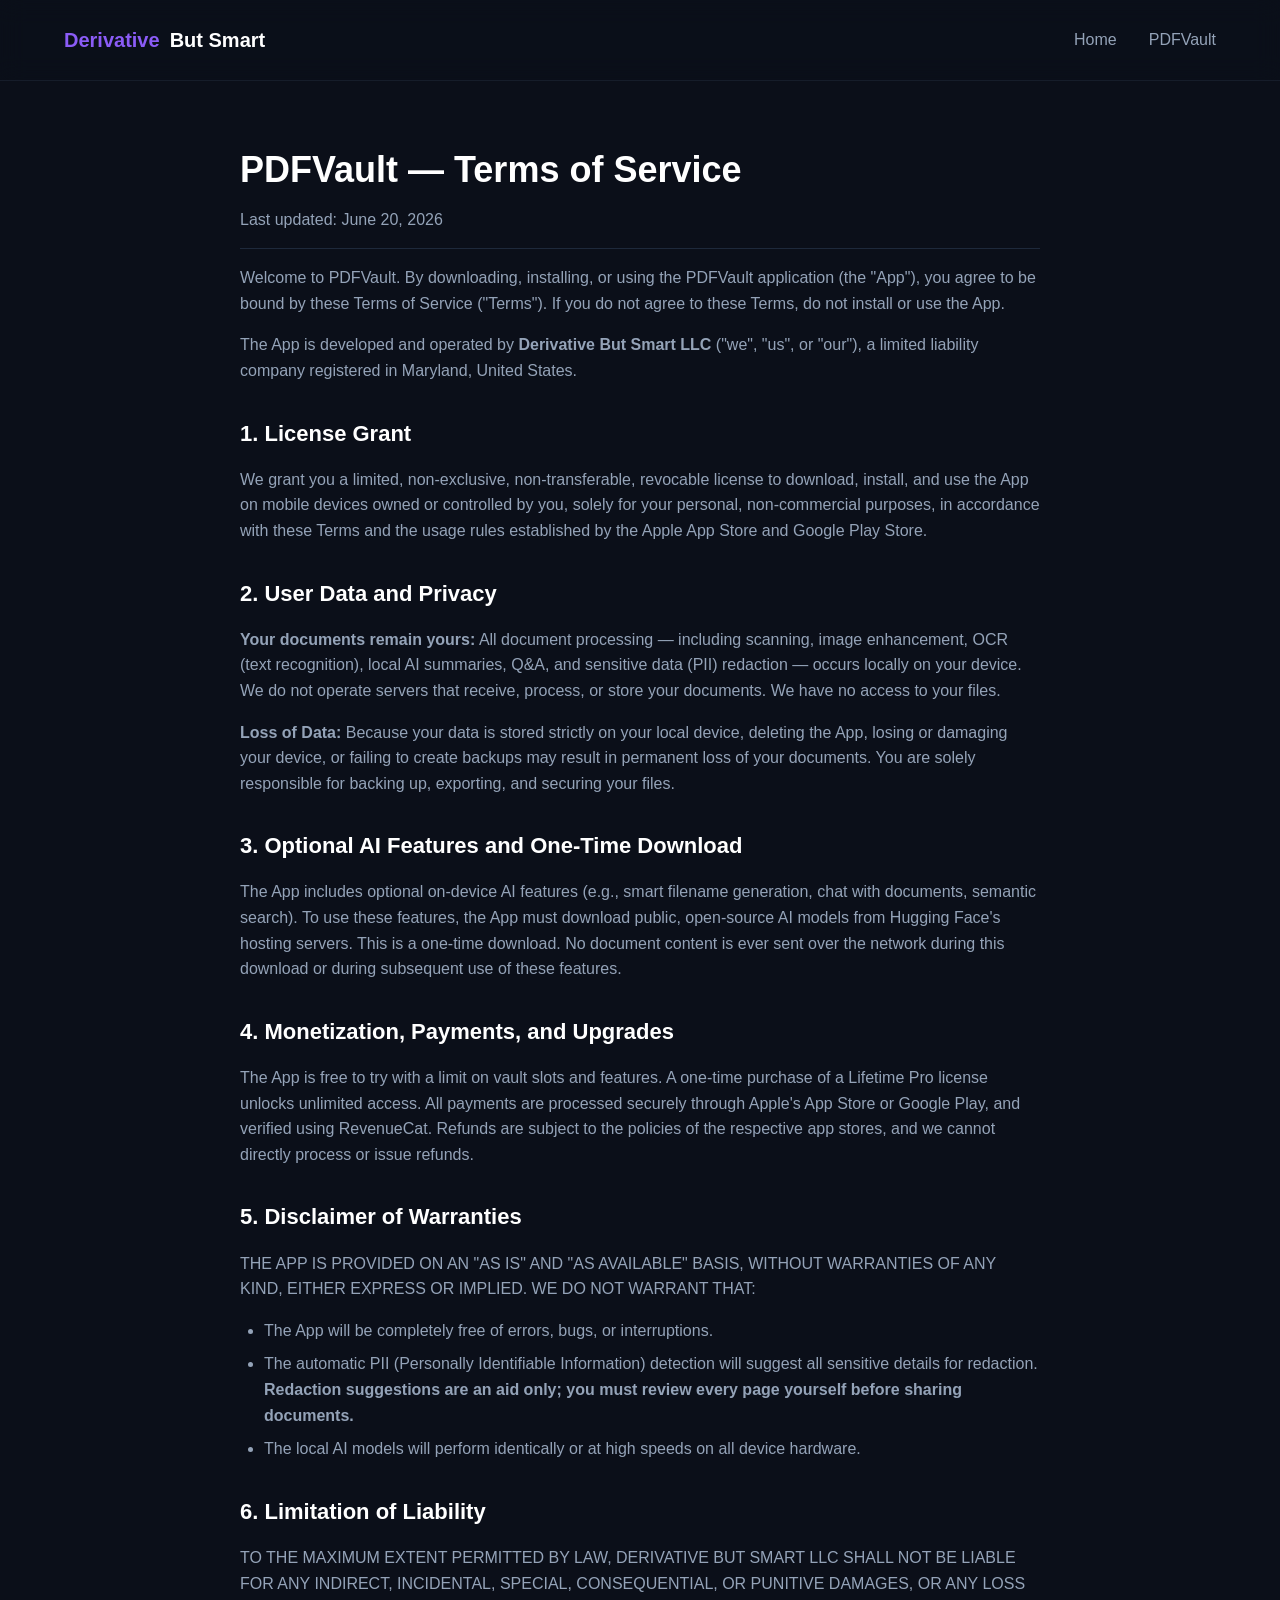
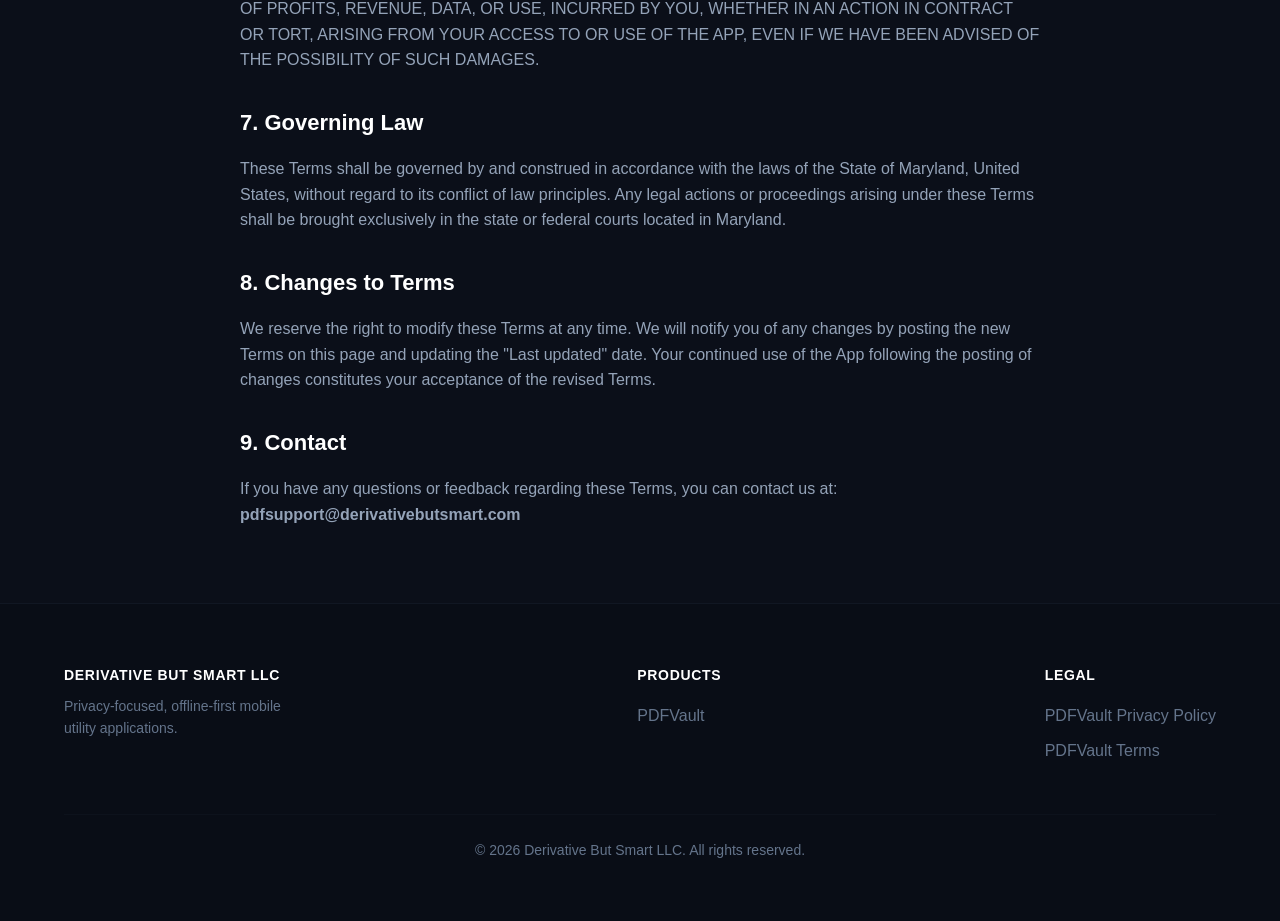
<file: pdfvault/tos/index.html>
<!DOCTYPE html>
<html lang="en">
<head>
    <meta charset="UTF-8">
    <meta name="viewport" content="width=device-width, initial-scale=1.0">
    <title>Terms of Service | PDFVault & Derivative But Smart LLC</title>
    <meta name="description" content="Official Terms of Service for PDFVault and Derivative But Smart LLC. Learn about licensing, user responsibilities, and offline data terms.">
    <link rel="stylesheet" href="/styles.css">
    <link rel="icon" type="image/png" href="/pdfLogo.png">
</head>
<body>

    <!-- Header Navigation -->
    <header>
        <div class="container nav-container">
            <a href="/" class="logo">
                <span class="logo-accent">Derivative</span> But Smart
            </a>
            <nav>
                <ul>
                    <li><a href="/">Home</a></li>
                    <li><a href="/pdfvault">PDFVault</a></li>
                </ul>
            </nav>
        </div>
    </header>

    <!-- Main Content Container -->
    <main class="container">
        <article class="legal-content">
            <h1>PDFVault — Terms of Service</h1>
            <p class="legal-meta">Last updated: June 20, 2026</p>

            <p>Welcome to PDFVault. By downloading, installing, or using the PDFVault application (the "App"), you agree to be bound by these Terms of Service ("Terms"). If you do not agree to these Terms, do not install or use the App.</p>

            <p>The App is developed and operated by <strong>Derivative But Smart LLC</strong> ("we", "us", or "our"), a limited liability company registered in Maryland, United States.</p>

            <h2>1. License Grant</h2>
            <p>We grant you a limited, non-exclusive, non-transferable, revocable license to download, install, and use the App on mobile devices owned or controlled by you, solely for your personal, non-commercial purposes, in accordance with these Terms and the usage rules established by the Apple App Store and Google Play Store.</p>

            <h2>2. User Data and Privacy</h2>
            <p><strong>Your documents remain yours:</strong> All document processing — including scanning, image enhancement, OCR (text recognition), local AI summaries, Q&A, and sensitive data (PII) redaction — occurs locally on your device. We do not operate servers that receive, process, or store your documents. We have no access to your files.</p>
            <p><strong>Loss of Data:</strong> Because your data is stored strictly on your local device, deleting the App, losing or damaging your device, or failing to create backups may result in permanent loss of your documents. You are solely responsible for backing up, exporting, and securing your files.</p>

            <h2>3. Optional AI Features and One-Time Download</h2>
            <p>The App includes optional on-device AI features (e.g., smart filename generation, chat with documents, semantic search). To use these features, the App must download public, open-source AI models from Hugging Face's hosting servers. This is a one-time download. No document content is ever sent over the network during this download or during subsequent use of these features.</p>

            <h2>4. Monetization, Payments, and Upgrades</h2>
            <p>The App is free to try with a limit on vault slots and features. A one-time purchase of a Lifetime Pro license unlocks unlimited access. 
            All payments are processed securely through Apple's App Store or Google Play, and verified using RevenueCat. Refunds are subject to the policies of the respective app stores, and we cannot directly process or issue refunds.</p>

            <h2>5. Disclaimer of Warranties</h2>
            <p>THE APP IS PROVIDED ON AN "AS IS" AND "AS AVAILABLE" BASIS, WITHOUT WARRANTIES OF ANY KIND, EITHER EXPRESS OR IMPLIED. WE DO NOT WARRANT THAT:</p>
            <ul>
                <li>The App will be completely free of errors, bugs, or interruptions.</li>
                <li>The automatic PII (Personally Identifiable Information) detection will suggest all sensitive details for redaction. <strong>Redaction suggestions are an aid only; you must review every page yourself before sharing documents.</strong></li>
                <li>The local AI models will perform identically or at high speeds on all device hardware.</li>
            </ul>

            <h2>6. Limitation of Liability</h2>
            <p>TO THE MAXIMUM EXTENT PERMITTED BY LAW, DERIVATIVE BUT SMART LLC SHALL NOT BE LIABLE FOR ANY INDIRECT, INCIDENTAL, SPECIAL, CONSEQUENTIAL, OR PUNITIVE DAMAGES, OR ANY LOSS OF PROFITS, REVENUE, DATA, OR USE, INCURRED BY YOU, WHETHER IN AN ACTION IN CONTRACT OR TORT, ARISING FROM YOUR ACCESS TO OR USE OF THE APP, EVEN IF WE HAVE BEEN ADVISED OF THE POSSIBILITY OF SUCH DAMAGES.</p>

            <h2>7. Governing Law</h2>
            <p>These Terms shall be governed by and construed in accordance with the laws of the State of Maryland, United States, without regard to its conflict of law principles. Any legal actions or proceedings arising under these Terms shall be brought exclusively in the state or federal courts located in Maryland.</p>

            <h2>8. Changes to Terms</h2>
            <p>We reserve the right to modify these Terms at any time. We will notify you of any changes by posting the new Terms on this page and updating the "Last updated" date. Your continued use of the App following the posting of changes constitutes your acceptance of the revised Terms.</p>

            <h2>9. Contact</h2>
            <p>If you have any questions or feedback regarding these Terms, you can contact us at: <strong>pdfsupport@derivativebutsmart.com</strong></p>
        </article>
    </main>

    <!-- Footer -->
    <footer>
        <div class="container">
            <div class="footer-grid">
                <div class="footer-col">
                    <h4 style="margin-bottom: 8px;">Derivative But Smart LLC</h4>
                    <p style="color: #64748B; font-size: 14px; max-width: 250px;">Privacy-focused, offline-first mobile utility applications.</p>
                </div>
                <div class="footer-col">
                    <h4>Products</h4>
                    <ul>
                        <li><a href="/pdfvault">PDFVault</a></li>
                    </ul>
                </div>
                <div class="footer-col">
                    <h4>Legal</h4>
                    <ul>
                        <li><a href="/pdfvault/privacypolicy">PDFVault Privacy Policy</a></li>
                        <li><a href="/pdfvault/tos">PDFVault Terms</a></li>
                    </ul>
                </div>
            </div>
            <div class="footer-bottom">
                <p>&copy; 2026 Derivative But Smart LLC. All rights reserved.</p>
            </div>
        </div>
    </footer>

</body>
</html>
</file>
<file: styles.css>
/* Reset & Base Styles */
* {
    margin: 0;
    padding: 0;
    box-sizing: border-box;
}

body {
    background-color: #0B0F19;
    color: #F8FAFC;
    font-family: 'Outfit', 'Inter', -apple-system, BlinkMacSystemFont, "Segoe UI", Roboto, sans-serif;
    line-height: 1.6;
    overflow-x: hidden;
}

a {
    color: #A78BFA;
    text-decoration: none;
    transition: color 0.2s ease, opacity 0.2s ease;
}

a:hover {
    color: #8B5CF6;
}

/* Layout Grid */
.container {
    width: 100%;
    max-width: 1200px;
    margin: 0 auto;
    padding: 0 24px;
}

/* Navigation */
header {
    padding: 24px 0;
    border-bottom: 1px solid rgba(51, 65, 85, 0.3);
    background: rgba(11, 15, 25, 0.8);
    backdrop-filter: blur(12px);
    position: sticky;
    top: 0;
    z-index: 100;
}

header .nav-container {
    display: flex;
    justify-content: space-between;
    align-items: center;
}

.logo {
    font-size: 20px;
    font-weight: 700;
    color: #FFFFFF;
    display: flex;
    align-items: center;
    gap: 10px;
}

.logo-accent {
    color: #8B5CF6;
}

nav ul {
    display: flex;
    list-style: none;
    gap: 32px;
}

nav ul a {
    color: #94A3B8;
    font-weight: 500;
}

nav ul a:hover {
    color: #FFFFFF;
}

/* Hero Section */
.hero {
    padding: 100px 0 60px 0;
    text-align: center;
    background: radial-gradient(circle at top, rgba(139, 92, 246, 0.15) 0%, rgba(11, 15, 25, 0) 60%);
}

.hero h1 {
    font-size: 48px;
    font-weight: 800;
    letter-spacing: -0.02em;
    margin-bottom: 24px;
    background: linear-gradient(135deg, #FFFFFF 0%, #A78BFA 100%);
    -webkit-background-clip: text;
    -webkit-text-fill-color: transparent;
}

.hero p {
    font-size: 18px;
    color: #94A3B8;
    max-width: 600px;
    margin: 0 auto 32px auto;
}

.badge {
    display: inline-block;
    padding: 6px 12px;
    border-radius: 9999px;
    background: rgba(139, 92, 246, 0.1);
    border: 1px solid rgba(139, 92, 246, 0.2);
    color: #A78BFA;
    font-size: 13px;
    font-weight: 600;
    margin-bottom: 20px;
}

/* Buttons */
.btn {
    display: inline-flex;
    align-items: center;
    justify-content: center;
    padding: 12px 28px;
    font-size: 15px;
    font-weight: 600;
    border-radius: 8px;
    cursor: pointer;
    transition: transform 0.2s ease, box-shadow 0.2s ease;
}

.btn:active {
    transform: scale(0.98);
}

.btn-disabled {
    background: #1E293B;
    color: #64748B;
    border: 1px solid #334155;
    cursor: default;
    box-shadow: none;
}

.btn-disabled:active {
    transform: none;
}

.btn-primary {
    background: #8B5CF6;
    color: #FFFFFF;
    border: none;
    box-shadow: 0 4px 14px rgba(139, 92, 246, 0.4);
}

.btn-primary:hover {
    background: #7C3AED;
    color: #FFFFFF;
    box-shadow: 0 6px 20px rgba(139, 92, 246, 0.6);
}

.btn-secondary {
    background: #1E293B;
    color: #F8FAFC;
    border: 1px solid #334155;
    margin-left: 16px;
}

.btn-secondary:hover {
    background: #334155;
    color: #FFFFFF;
}

/* Sections */
.section {
    padding: 80px 0;
}

.section-title {
    font-size: 32px;
    font-weight: 700;
    margin-bottom: 48px;
    text-align: center;
    color: #FFFFFF;
}

/* Grid & Cards */
.grid {
    display: grid;
    grid-template-columns: repeat(auto-fit, minmax(320px, 1fr));
    gap: 32px;
}

.card {
    background: #0F172A;
    border: 1px solid #1E293B;
    border-radius: 12px;
    padding: 32px;
    transition: transform 0.2s ease, border-color 0.2s ease;
}

.card:hover {
    transform: translateY(-4px);
    border-color: #334155;
}

.card h3 {
    font-size: 20px;
    font-weight: 600;
    margin-bottom: 16px;
    color: #FFFFFF;
}

.card p {
    color: #94A3B8;
    font-size: 15px;
}

/* Product Specifics (PDFVault Hero) */
.product-hero-card {
    background: linear-gradient(145deg, #0F172A 0%, #111827 100%);
    border: 1px solid #1E293B;
    border-radius: 16px;
    padding: 48px;
    margin-bottom: 80px;
    display: grid;
    grid-template-columns: 1.2fr 1fr;
    gap: 48px;
    align-items: center;
}

.product-info h2 {
    font-size: 36px;
    font-weight: 700;
    margin-bottom: 16px;
    color: #FFFFFF;
}

.product-info p {
    color: #94A3B8;
    font-size: 16px;
    margin-bottom: 32px;
}

.product-mockup {
    display: flex;
    justify-content: center;
    align-items: center;
}

.mockup-shield {
    width: 200px;
    height: 200px;
    background: radial-gradient(circle, rgba(139, 92, 246, 0.2) 0%, rgba(139, 92, 246, 0) 70%);
    border-radius: 50%;
    display: flex;
    justify-content: center;
    align-items: center;
    border: 1px dashed rgba(139, 92, 246, 0.3);
}

/* Legal / Text Page Layout */
.legal-content {
    max-width: 800px;
    margin: 0 auto;
    padding: 60px 0;
}

.legal-content h1 {
    font-size: 36px;
    font-weight: 800;
    margin-bottom: 8px;
    color: #FFFFFF;
}

.legal-meta {
    font-size: 14px;
    color: #64748B;
    margin-bottom: 40px;
    border-bottom: 1px solid #1E293B;
    padding-bottom: 16px;
}

.legal-content h2 {
    font-size: 22px;
    font-weight: 600;
    margin-top: 32px;
    margin-bottom: 16px;
    color: #FFFFFF;
}

.legal-content p {
    color: #94A3B8;
    margin-bottom: 16px;
    font-size: 16px;
}

.legal-content ul {
    margin-left: 24px;
    margin-bottom: 24px;
    color: #94A3B8;
}

.legal-content li {
    margin-bottom: 8px;
}

.legal-blockquote {
    border-left: 4px solid #8B5CF6;
    background: rgba(139, 92, 246, 0.05);
    padding: 16px 24px;
    border-radius: 0 8px 8px 0;
    margin: 24px 0;
}

.legal-blockquote p {
    margin-bottom: 0;
    color: #A78BFA;
    font-weight: 500;
}

/* Footer */
footer {
    padding: 60px 0;
    background: #090D16;
    border-top: 1px solid rgba(51, 65, 85, 0.2);
}

.footer-grid {
    display: flex;
    justify-content: space-between;
    flex-wrap: wrap;
    gap: 40px;
    margin-bottom: 40px;
}

.footer-col h4 {
    font-size: 14px;
    font-weight: 700;
    text-transform: uppercase;
    letter-spacing: 0.05em;
    color: #FFFFFF;
    margin-bottom: 16px;
}

.footer-col ul {
    list-style: none;
}

.footer-col li {
    margin-bottom: 10px;
}

.footer-col a {
    color: #64748B;
}

.footer-col a:hover {
    color: #FFFFFF;
}

.footer-bottom {
    border-top: 1px solid rgba(51, 65, 85, 0.1);
    padding-top: 24px;
    text-align: center;
    color: #64748B;
    font-size: 14px;
}

/* Responsive design */
@media (max-width: 768px) {
    .product-hero-card {
        grid-template-columns: 1fr;
        padding: 32px;
    }
    .hero h1 {
        font-size: 36px;
    }
    .btn-secondary {
        margin-left: 0;
        margin-top: 12px;
        width: 100%;
    }
    .btn-primary {
        width: 100%;
    }
    nav ul {
        gap: 16px;
    }
}
</file>
